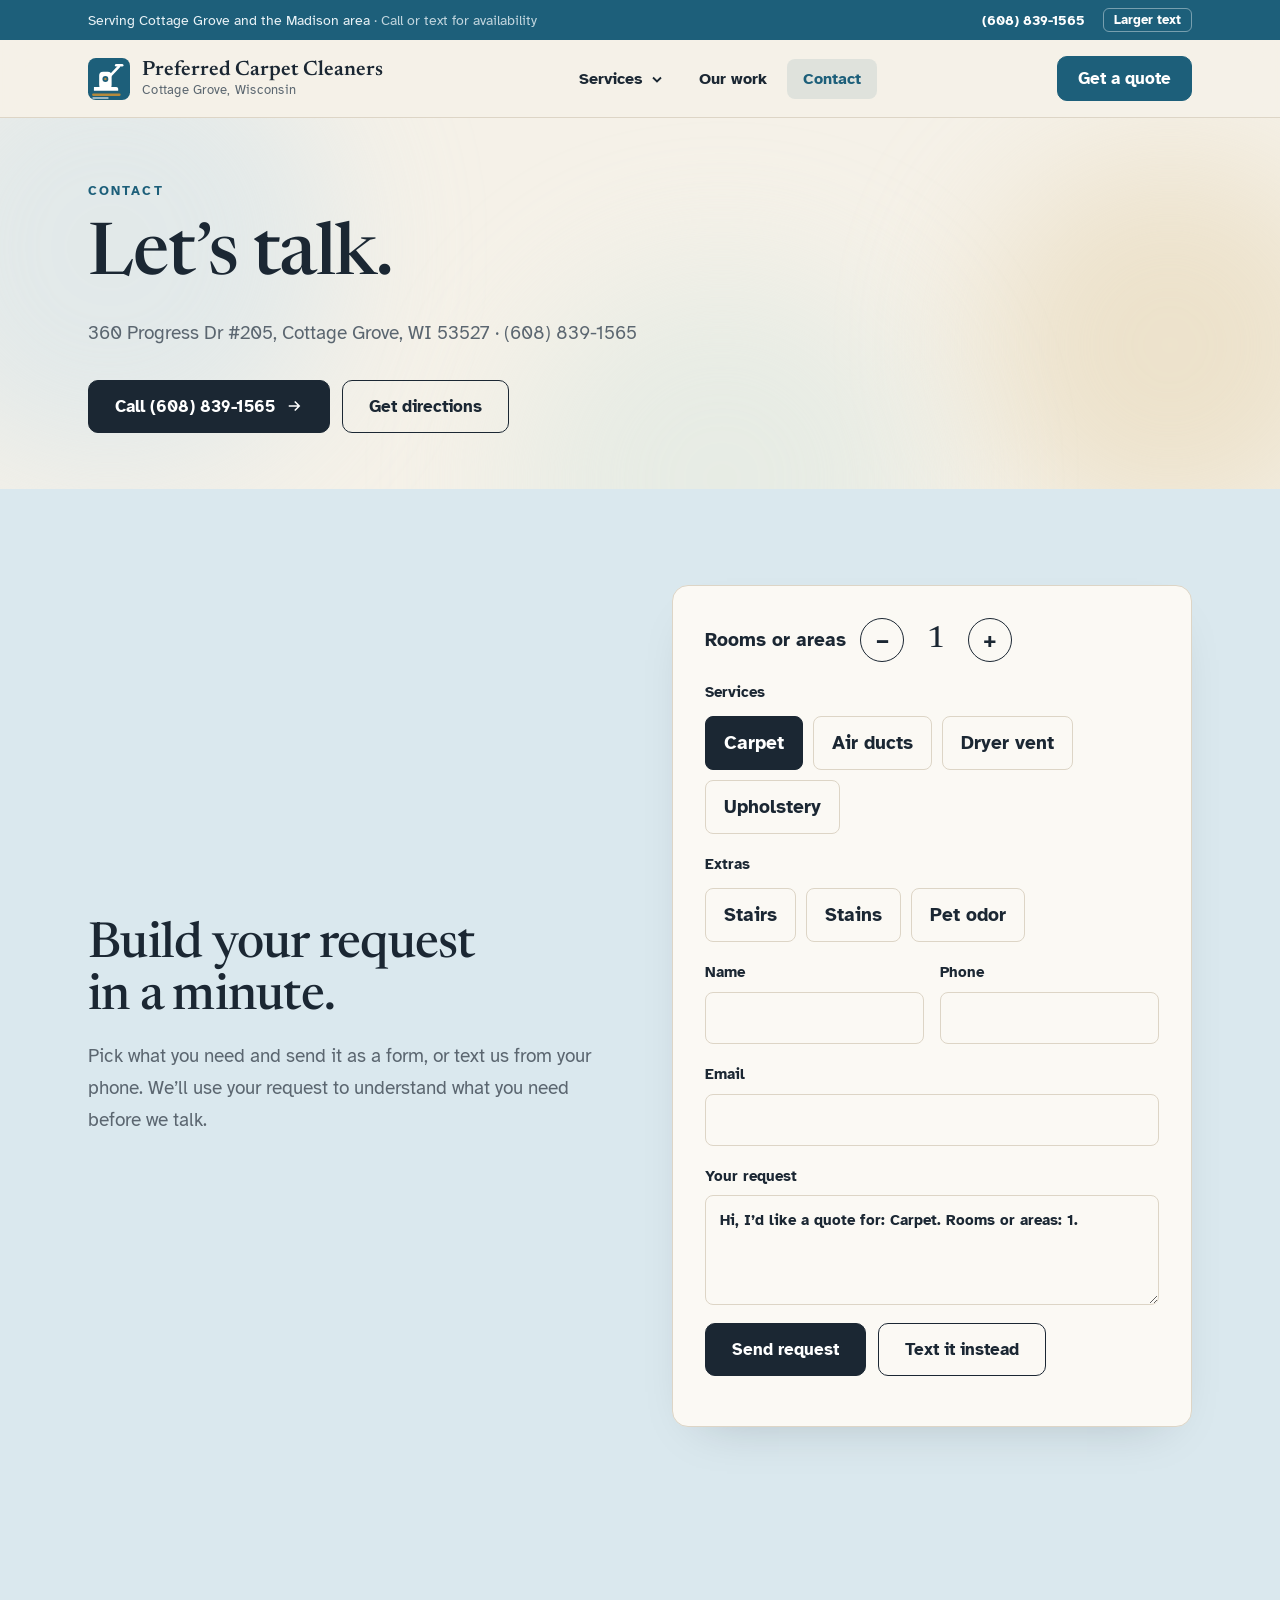
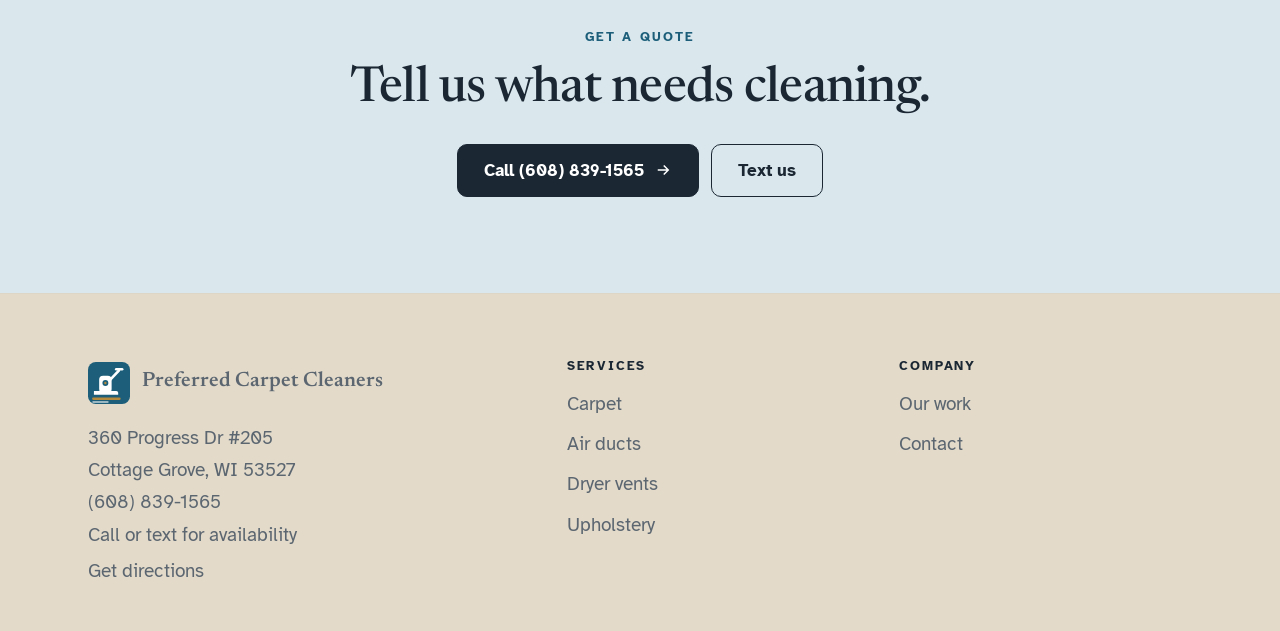
<file: preferred-carpet-cleaning/contact-us.html>
<!DOCTYPE html><html lang='en'><head><meta charset='utf-8'><meta name='viewport' content='width=device-width, initial-scale=1, viewport-fit=cover'><title>Contact | Preferred Carpet Cleaners | Cottage Grove, WI</title><meta name='description' content='Contact Preferred Carpet Cleaners in Cottage Grove, WI.'><link rel='preconnect' href='https://fonts.googleapis.com'><link rel='preconnect' href='https://fonts.gstatic.com' crossorigin><link href='https://fonts.googleapis.com/css2?family=Newsreader:opsz,wght@6..72,500&family=Atkinson+Hyperlegible:wght@400;700&display=swap' rel='stylesheet'><link rel='stylesheet' href='styles.css'></head><body><script src='site.js'></script><main><div class='hero' style='padding-bottom:56px'><div class='orbs' aria-hidden='true'><i></i><i></i><i></i></div><div class='wrap' style='display:block'><span class='eyebrow rv'>Contact</span><h1 class='rv' style='--d:.1s;margin:14px 0 20px'>Let’s talk.</h1><p class='lede rv' style='--d:.2s'>360 Progress Dr #205, Cottage Grove, WI 53527 &middot; (608) 839-1565</p><div class='cta rv' style='--d:.3s'><a class='btn' href='tel:+16088391565'>Call (608) 839-1565 <svg viewBox='0 0 24 24' aria-hidden='true'><path d='M5 12h14M13 6l6 6-6 6'/></svg></a><a class='btn line' href='https://www.google.com/maps/search/?api=1&query=360+Progress+Dr+Cottage+Grove+WI'>Get directions</a></div></div></div><section id='quote' class='tint'><div class='wrap two'><div><span class='eyebrow rv'>Request a quote</span><h2 class='rv' style='margin-top:12px'>Build your request in a minute.</h2><p class='lead rv' style='--d:.2s'>Pick what you need and send it as a form, or text us from your phone. We’ll use your request to understand what you need before we talk.</p></div><div class='rv' style='--d:.2s'><form class='panel form qb' novalidate><div class='stp' role='group' aria-label='Rooms'>Rooms or areas <button type='button' class='minus' aria-label='Fewer'>&minus;</button><output class='rooms'>1</output><button type='button' class='plus' aria-label='More'>+</button></div><fieldset class='chips svc'><legend>Services</legend><label class='chip'><input type='checkbox' value='Carpet' checked><span>Carpet</span></label><label class='chip'><input type='checkbox' value='Air ducts'><span>Air ducts</span></label><label class='chip'><input type='checkbox' value='Dryer vent'><span>Dryer vent</span></label><label class='chip'><input type='checkbox' value='Upholstery'><span>Upholstery</span></label></fieldset><fieldset class='chips ex'><legend>Extras</legend><label class='chip'><input type='checkbox' value='stairs'><span>Stairs</span></label><label class='chip'><input type='checkbox' value='stains'><span>Stains</span></label><label class='chip'><input type='checkbox' value='pet odor'><span>Pet odor</span></label></fieldset><div class='row'><label class='f'>Name<input type='text' name='name' autocomplete='name'></label><label class='f'>Phone<input type='tel' name='phone' autocomplete='tel'></label></div><label class='f'>Email<input type='email' name='email' autocomplete='email'></label><label class='f'>Your request<textarea class='msg' name='message'></textarea></label><div class='acts'><button class='btn' type='submit'>Send request</button><a class='btn line sms' href='sms:+16088391565'>Text it instead</a></div><p class='status' role='status'></p></form></div></div></section></main></body></html>
</file>
<file: preferred-carpet-cleaning/styles.css>
@view-transition{navigation:auto}::view-transition-old(root),::view-transition-new(root){animation-duration:.4s;animation-timing-function:cubic-bezier(.2,.7,.2,1)}:root{--bg:#F4F6F8;--paper:#fff;--ink:#101C26;--muted:#54667A;--line:#D9E1E8;--sky:#E6EEF4;--blue:#1D5F7A;--brass:#B58A3C;--ease:cubic-bezier(.2,.7,.2,1);color-scheme:light}*,*::before,*::after{box-sizing:border-box}html{scroll-behavior:smooth}body{margin:0;background:var(--bg);color:var(--ink);font:400 1.1875rem/1.7 'Atkinson Hyperlegible',system-ui,sans-serif;-webkit-font-smoothing:antialiased}h1,h2,h3{font-family:'Newsreader',Georgia,serif;font-weight:500;line-height:1.05;letter-spacing:-.015em;margin:0}a{color:inherit}:focus-visible{outline:3px solid var(--blue);outline-offset:3px}.wrap{max-width:1160px;margin:0 auto;padding:0 28px;position:relative;z-index:1}.eyebrow{font-size:.82rem;letter-spacing:.16em;text-transform:uppercase;font-weight:700;color:var(--blue)}.btn{display:inline-flex;align-items:center;gap:10px;padding:15px 26px;border-radius:10px;font:700 1.05rem 'Atkinson Hyperlegible',sans-serif;text-decoration:none;background:var(--ink);color:#fff;border:1.5px solid var(--ink);cursor:pointer;transition:transform .3s var(--ease),box-shadow .3s var(--ease),background .3s,color .3s}.btn:hover{transform:translateY(-2px);box-shadow:0 14px 28px rgba(16,28,38,.18)}.btn.line{background:transparent;color:var(--ink)}.btn.line:hover{background:var(--ink);color:#fff}.btn svg{width:18px;height:18px;stroke:currentColor;fill:none;stroke-width:2;transition:transform .3s var(--ease)}.btn:hover svg{transform:translateX(4px)}#hd{position:sticky;top:0;z-index:30;transition:background .4s,box-shadow .4s,backdrop-filter .4s}#hd.s{background:rgba(255,255,255,.82);backdrop-filter:blur(16px);box-shadow:0 1px 0 var(--line)}.hrow{display:flex;align-items:center;justify-content:space-between;gap:20px;padding-top:14px;padding-bottom:14px;transition:padding .4s var(--ease)}#hd.s .hrow{padding-top:8px;padding-bottom:8px}.logo{display:flex;align-items:center;gap:12px;text-decoration:none;font:600 1.3rem 'Newsreader',serif;line-height:1.1}.logo small{display:block;font:400 .8rem 'Atkinson Hyperlegible',sans-serif;color:var(--muted);letter-spacing:.02em}#nv{display:flex;gap:26px}#nv a{text-decoration:none;font-weight:700;font-size:1rem;position:relative;padding:6px 0}#nv a::after{content:'';position:absolute;left:0;right:0;bottom:0;height:2px;background:var(--blue);transform:scaleX(0);transform-origin:left;transition:transform .35s var(--ease)}#nv a:hover::after,#nv a[aria-current]::after{transform:scaleX(1)}.hact{display:flex;gap:10px;align-items:center}.hact .btn{padding:11px 20px}.sz,.mn{font:700 .9rem 'Atkinson Hyperlegible',sans-serif;background:none;border:1.5px solid var(--line);color:var(--ink);border-radius:8px;padding:8px 11px;cursor:pointer;transition:border-color .3s}.sz:hover{border-color:var(--ink)}.mn{display:none;flex-direction:column;gap:5px;padding:12px 11px}.mn i{display:block;width:20px;height:2px;background:var(--ink);transition:transform .35s var(--ease)}.mn[aria-expanded=true] i:first-child{transform:translateY(3.5px) rotate(45deg)}.mn[aria-expanded=true] i:last-child{transform:translateY(-3.5px) rotate(-45deg)}.pg{display:none}.pg.on{display:block;animation:pgin .6s var(--ease)}@keyframes pgin{from{opacity:0;transform:translateY(10px)}}.hero{position:relative;overflow:hidden;padding:56px 0 88px}.orbs i{position:absolute;border-radius:50%;filter:blur(70px);opacity:.55;animation:fl 24s ease-in-out infinite alternate}.orbs i:nth-child(1){width:460px;height:460px;background:#CFE3EE;left:-120px;top:-100px}.orbs i:nth-child(2){width:380px;height:380px;background:#E4D8BC;right:-80px;top:10%;animation-duration:30s}.orbs i:nth-child(3){width:420px;height:420px;background:#D5E6F0;left:40%;bottom:-200px;animation-duration:36s}@keyframes fl{to{transform:translate3d(90px,60px,0) scale(1.1)}}.hero .wrap{display:grid;grid-template-columns:1fr 1.02fr;gap:64px;align-items:center}h1{font-size:clamp(2.7rem,5.6vw,4.8rem)}h2{font-size:clamp(2rem,4vw,3.1rem)}.lede{font-size:1.2rem;color:var(--muted);max-width:30em;margin:22px 0 30px}.cta{display:flex;gap:12px;flex-wrap:wrap}.rugbox{position:relative}.rug{--x:0;position:relative;aspect-ratio:4/3.7;border-radius:16px;overflow:hidden;background:#8FAAB8;box-shadow:0 30px 60px -20px rgba(16,28,38,.35)}.layer{position:absolute;inset:0}.clean{background:repeating-linear-gradient(90deg,rgba(255,255,255,.14) 0 2px,rgba(0,0,0,.05) 2px 4px),repeating-linear-gradient(0deg,rgba(0,0,0,.04) 0 1px,transparent 1px 4px),linear-gradient(180deg,#A3BBC7,#8CA8B7)}.dirty{background:radial-gradient(ellipse 26% 20% at 24% 30%,rgba(60,42,25,.7),transparent 70%),radial-gradient(ellipse 18% 24% at 70% 62%,rgba(60,42,25,.65),transparent 72%),radial-gradient(ellipse 30% 14% at 40% 84%,rgba(60,42,25,.55),transparent 70%),repeating-linear-gradient(90deg,rgba(255,255,255,.05) 0 2px,rgba(0,0,0,.12) 2px 4px),linear-gradient(rgba(91,74,56,.5),rgba(91,74,56,.5)),#8FAAB8;clip-path:inset(0 0 0 calc(var(--x)*1%))}.v2 .clean{background-color:#D9CBB0;background-blend-mode:multiply}.v3 .clean,.v3 .dirty{filter:hue-rotate(150deg) saturate(.6)}.edge{position:absolute;top:0;bottom:0;left:calc(var(--x)*1%);width:2px;margin-left:-1px;background:#fff;pointer-events:none}.edge i{position:absolute;top:50%;left:50%;width:46px;height:46px;margin:-23px;border-radius:50%;background:#fff;box-shadow:0 4px 14px rgba(0,0,0,.28);display:grid;place-items:center;font-style:normal;color:var(--ink);font-size:.95rem}.tag{position:absolute;bottom:14px;padding:5px 12px;border-radius:6px;background:rgba(16,28,38,.72);color:#fff;font-size:.78rem;letter-spacing:.12em;text-transform:uppercase;font-weight:700;backdrop-filter:blur(6px)}.tag.l{left:14px}.tag.r{right:14px}.rugbox input[type=range]{position:absolute;inset:0;width:100%;height:100%;margin:0;opacity:0;cursor:ew-resize;touch-action:pan-y}.rugbox:focus-within .rug{outline:3px solid var(--blue);outline-offset:4px}.hint{margin:12px 0 0;color:var(--muted);font-size:.95rem}section{padding:96px 0}.white{background:var(--paper)}.tint{background:var(--sky)}.lead{color:var(--muted);max-width:34em;margin:16px 0 0}.rows{margin-top:44px;border-bottom:1px solid var(--line)}.rows a{display:grid;grid-template-columns:64px 1.1fr 1.4fr 40px;gap:26px;align-items:center;padding:30px 14px;border-top:1px solid var(--line);text-decoration:none;transition:background .4s var(--ease),padding .4s var(--ease)}.rows a:hover{background:var(--bg);padding-left:30px}.ic{width:44px;height:44px;stroke:var(--blue);fill:none;stroke-width:1.4;stroke-linecap:round;stroke-linejoin:round}.rows h3{font-size:2.1rem}.rows p{margin:0;color:var(--muted);font-size:1.05rem}.arr{width:26px;height:26px;stroke:var(--ink);fill:none;stroke-width:1.6;transition:transform .4s var(--ease)}.rows a:hover .arr{transform:translateX(8px)}.pic{position:relative;overflow:hidden;border-radius:16px;background:linear-gradient(135deg,var(--sky),#F0E8D6);aspect-ratio:5/4;display:grid;place-items:center}.pic .ic{width:96px;height:96px;stroke-width:1}.pic img{position:absolute;inset:0;width:100%;height:100%;object-fit:cover;opacity:0;transition:opacity .9s var(--ease)}.pic img.on{opacity:1}.band{position:relative;overflow:hidden;border-radius:0;aspect-ratio:auto;min-height:440px;display:flex;align-items:center;background:linear-gradient(120deg,#CFE0EA,#EADFC6)}.band img{height:115%;top:-7%;will-change:transform}.band::after{content:'';position:absolute;inset:0;background:linear-gradient(90deg,rgba(244,246,248,.95) 0,rgba(244,246,248,.78) 45%,rgba(244,246,248,.1) 100%)}.band .wrap{z-index:2;width:100%}.band .box{max-width:520px}.ticks{list-style:none;margin:22px 0 0;padding:0}.ticks li{padding:13px 0 13px 34px;border-top:1px solid var(--line);position:relative}.ticks li::before{content:'';position:absolute;left:4px;top:1.15em;width:12px;height:7px;border-left:2px solid var(--blue);border-bottom:2px solid var(--blue);transform:rotate(-45deg)}.ticks li:last-child{border-bottom:1px solid var(--line)}.two{display:grid;grid-template-columns:1fr 1fr;gap:64px;align-items:center}.tl{display:grid;grid-template-columns:repeat(4,1fr);gap:30px;position:relative;margin:56px 0 0;padding:0;list-style:none}.tl::before,.tl::after{content:'';position:absolute;top:9px;left:0;right:0;height:1px;background:var(--line)}.tl::after{background:var(--blue);transform:scaleX(0);transform-origin:left;transition:transform 1.8s var(--ease) .2s}.tl.in::after{transform:scaleX(1)}.tl li{position:relative;padding-top:42px}.tl li::before{content:'';position:absolute;top:0;left:0;width:19px;height:19px;border-radius:50%;background:var(--bg);border:2px solid var(--blue)}.white .tl li::before{background:var(--paper)}.tl b{display:block;font:500 1.45rem 'Newsreader',serif;margin-bottom:6px}.tl p{margin:0;color:var(--muted);font-size:1.02rem}.ac{border-top:1px solid var(--line)}.ac:last-child{border-bottom:1px solid var(--line)}.ac button{all:unset;box-sizing:border-box;width:100%;cursor:pointer;display:flex;justify-content:space-between;align-items:center;padding:22px 4px;font:500 1.4rem 'Newsreader',serif}.ac button:focus-visible{outline:3px solid var(--blue)}.ac button i{width:14px;height:14px;position:relative;transition:transform .4s var(--ease)}.ac button i::before,.ac button i::after{content:'';position:absolute;background:var(--ink);inset:6px 0 auto;height:2px}.ac button i::after{transform:rotate(90deg);transition:opacity .3s}.ac.o button i{transform:rotate(180deg)}.ac.o button i::after{opacity:0}.ap{display:grid;grid-template-rows:0fr;transition:grid-template-rows .5s var(--ease)}.ac.o .ap{grid-template-rows:1fr}.ap>div{overflow:hidden}.ap p{margin:0 0 22px;color:var(--muted);max-width:38em}.seg{display:flex;flex-wrap:wrap;gap:10px;margin-top:6px}.chips{display:flex;flex-wrap:wrap;gap:10px;border:0;margin:0;padding:0}.chips legend{font-weight:700;margin-bottom:10px;padding:0;font-size:.95rem}.chip{position:relative}.chip input{position:absolute;inset:0;width:100%;height:100%;opacity:0;margin:0;cursor:pointer}.chip span{display:block;padding:10px 18px;border:1.5px solid var(--line);border-radius:8px;font-weight:700;background:var(--paper);transition:all .3s var(--ease)}.chip:hover span{border-color:var(--ink)}.chip:has(input:checked) span{background:var(--ink);border-color:var(--ink);color:#fff}.chip:has(input:focus-visible) span{outline:3px solid var(--blue);outline-offset:3px}.panel{background:var(--paper);border:1px solid var(--line);border-radius:16px;padding:32px;box-shadow:0 20px 50px -30px rgba(16,28,38,.25)}.res{margin-top:20px;padding:20px 22px;border-left:3px solid var(--brass);background:var(--bg);border-radius:4px;min-height:70px;transition:opacity .3s}.res b{font:500 1.4rem 'Newsreader',serif;display:block}.res p{margin:4px 0 14px;color:var(--muted)}.stp{display:flex;align-items:center;gap:14px;font-weight:700}.stp button{width:44px;height:44px;border-radius:50%;border:1.5px solid var(--ink);background:none;color:var(--ink);font:700 1.4rem 'Atkinson Hyperlegible',sans-serif;cursor:pointer;transition:all .3s}.stp button:hover{background:var(--ink);color:#fff}.stp output{min-width:2ch;text-align:center;font:500 1.9rem 'Newsreader',serif}.form{display:grid;gap:18px}.row{display:grid;grid-template-columns:1fr 1fr;gap:16px}label.f{display:grid;gap:6px;font-weight:700;font-size:.95rem}input[type=text],input[type=tel],input[type=email],textarea,select{font:inherit;color:var(--ink);background:var(--paper);border:1.5px solid var(--line);border-radius:8px;padding:12px 14px;width:100%;transition:border-color .3s,box-shadow .3s}input:focus,textarea:focus,select:focus{outline:none;border-color:var(--blue);box-shadow:0 0 0 4px rgba(29,95,122,.15)}textarea{min-height:110px;resize:vertical}.acts{display:flex;gap:12px;flex-wrap:wrap}.status{margin:0;font-weight:700}.grid{display:grid;gap:24px;margin-top:40px}.g3{grid-template-columns:repeat(3,1fr)}.g2{grid-template-columns:1fr 1fr}.rev{padding:30px;background:var(--paper);border:1px solid var(--line);border-radius:14px;transition:transform .4s var(--ease),box-shadow .4s var(--ease)}.rev:hover{transform:translateY(-4px);box-shadow:0 20px 40px -24px rgba(16,28,38,.3)}.rev::before{content:'“';font:500 3.4rem/1 'Newsreader',serif;color:var(--brass);display:block;height:30px}.rev p{margin:0 0 14px}.rev span{color:var(--muted);font-size:.95rem}.wkc{background:var(--paper);border:1px solid var(--line);border-radius:16px;padding:20px}.wkc h3{font-size:1.6rem;margin:16px 0 4px}.wkc p{margin:0;color:var(--muted);font-size:1rem}.towns{columns:3;gap:24px;margin:28px 0 0;padding:0;list-style:none}.towns li{padding:5px 0;border-bottom:1px solid var(--line);break-inside:avoid}.cl{text-align:center}.cl h2{max-width:14em;margin:0 auto}.cl .cta{justify-content:center;margin-top:28px}footer{background:#E8EDF1;padding:64px 0 40px;border-top:1px solid var(--line)}footer .wrap{display:grid;grid-template-columns:1.5fr 1fr 1fr;gap:40px}footer a{display:block;text-decoration:none;padding:4px 0;color:var(--muted);transition:color .3s,transform .3s}footer a:hover{color:var(--ink);transform:translateX(3px)}footer h4{margin:0 0 10px;font:700 .8rem 'Atkinson Hyperlegible',sans-serif;letter-spacing:.14em;text-transform:uppercase}footer address{font-style:normal;color:var(--muted);margin-top:14px}.callbar{display:none}.rv{opacity:0;transform:translateY(22px);transition:opacity .9s var(--ease),transform .9s var(--ease);transition-delay:var(--d,0s)}.rv.in{opacity:1;transform:none}@media (max-width:900px){.hero .wrap,.two,.g2,.row,footer .wrap{grid-template-columns:1fr}.hero .wrap{gap:40px}.g3,.tl{grid-template-columns:1fr 1fr}.towns{columns:2}.rows a{grid-template-columns:48px 1fr 28px}.rows p{display:none}section{padding:68px 0}.mn{display:flex}#nv{position:absolute;left:0;right:0;top:100%;flex-direction:column;gap:0;background:rgba(255,255,255,.97);backdrop-filter:blur(16px);padding:8px 28px 16px;box-shadow:0 20px 30px -20px rgba(16,28,38,.3);clip-path:inset(0 0 100% 0);transition:clip-path .45s var(--ease);visibility:hidden}#nv.o{clip-path:inset(0);visibility:visible}#nv a{padding:14px 0;border-bottom:1px solid var(--line)}.hact .btn{display:none}body{padding-bottom:84px}.callbar{display:block;position:fixed;left:0;right:0;bottom:0;z-index:25;padding:10px 16px calc(10px + env(safe-area-inset-bottom,0px));background:rgba(255,255,255,.94);backdrop-filter:blur(12px);border-top:1px solid var(--line)}.callbar .btn{width:100%;justify-content:center}}@media (max-width:560px){.g3,.tl{grid-template-columns:1fr}}@media (prefers-reduced-motion:reduce){*,*::before,*::after{animation:none!important;transition:none!important;scroll-behavior:auto!important}.rv{opacity:1;transform:none}}:root{--bg:#F5F1E8;--paper:#FBF9F4;--linen:#EDE7DA;--sky:#DAE8EE;--line:#DDD5C6;--ink:#1B2733;--muted:#5B6670}.white{background:var(--linen)}.white .tl li::before{background:var(--linen)}.hero{background:var(--bg)}.orbs i:nth-child(1){background:#D3E3EB}.orbs i:nth-child(2){background:#E6D6B4}.orbs i:nth-child(3){background:#DCE8E2}.band::after{background:linear-gradient(90deg,rgba(245,241,232,.96) 0,rgba(245,241,232,.8) 45%,rgba(245,241,232,.1) 100%)}footer{background:#E3DACA}.ub{background:var(--blue);color:#EAF3F7;font-size:.9rem}.ubr{display:flex;justify-content:space-between;align-items:center;gap:16px;padding-top:8px;padding-bottom:8px}.ub a{text-decoration:none;font-weight:700;color:#fff}.ubl{display:flex;gap:18px;align-items:center}.ub .sz{border:1px solid rgba(255,255,255,.4);color:#fff;padding:3px 10px;border-radius:6px;font-size:.8rem}.ub .sz:hover{background:rgba(255,255,255,.12);border-color:#fff}.ub em{font-style:normal;opacity:.8}#hd,#hd.s{background:rgba(245,241,232,.92);backdrop-filter:blur(14px);box-shadow:0 1px 0 var(--line)}#hd.s{box-shadow:0 10px 26px -20px rgba(27,39,51,.4)}.hrow{padding-top:16px;padding-bottom:16px}#hd.s .hrow{padding-top:10px;padding-bottom:10px}#nv{gap:4px;align-items:center}#nv a::after{display:none}#nv>a,.dt{font:700 1rem 'Atkinson Hyperlegible',sans-serif;padding:10px 16px;border-radius:8px;color:var(--ink);background:none;border:0;cursor:pointer;transition:background .3s,color .3s;display:inline-flex;align-items:center;gap:8px;text-decoration:none}#nv>a:hover,.dt:hover,.dd.o .dt{background:rgba(29,95,122,.08);color:var(--blue)}#nv>a[aria-current],.dt.on{color:var(--blue);background:rgba(29,95,122,.1)}.dt svg{width:12px;height:12px;stroke:currentColor;fill:none;stroke-width:1.8;transition:transform .3s}.dd.o .dt svg{transform:rotate(180deg)}.dd{position:relative}.dm{position:absolute;top:calc(100% + 10px);left:-8px;width:340px;background:var(--paper);border:1px solid var(--line);border-radius:14px;padding:8px;box-shadow:0 30px 60px -24px rgba(27,39,51,.4);opacity:0;visibility:hidden;transform:translateY(8px);transition:opacity .3s,transform .35s var(--ease),visibility .3s}.dm::before{content:'';position:absolute;top:-12px;left:0;right:0;height:12px}.dd.o .dm{opacity:1;visibility:visible;transform:none}@media (hover:hover){.dd:hover .dm{opacity:1;visibility:visible;transform:none}.dd:hover .dt{background:rgba(29,95,122,.08);color:var(--blue)}.dd:hover .dt svg{transform:rotate(180deg)}}#nv .dm a{display:grid;grid-template-columns:40px 1fr;gap:2px 14px;align-items:center;padding:12px;border-radius:10px;text-decoration:none;font-weight:400;border:0;transition:background .25s}#nv .dm a:hover{background:var(--linen)}#nv .dm .ic{grid-row:span 2;width:34px;height:34px}#nv .dm b{font:500 1.15rem 'Newsreader',serif;line-height:1.1}#nv .dm small{color:var(--muted);font-size:.88rem;line-height:1.3}.hact .btn{background:var(--blue);border-color:var(--blue)}.hact .btn:hover{background:#174D64;border-color:#174D64}@media (max-width:900px){.ub .ubr>span:first-child{display:none}.ubr{justify-content:flex-end}#nv{background:var(--bg);align-items:stretch;padding:10px 24px 20px}#nv>a,.dt{padding:14px 4px;border-radius:0;border-bottom:1px solid var(--line);width:100%;justify-content:space-between;background:none!important}.dt{pointer-events:none}.dt svg{display:none}.dm{position:static;opacity:1;visibility:visible;transform:none;width:auto;box-shadow:none;border:0;background:none;padding:0 0 6px 6px}.dm::before{display:none}#nv .dm a{padding:10px 4px;border-bottom:1px solid var(--line);border-radius:0}.callbar{background:rgba(245,241,232,.95)}}h1,h2{text-wrap:balance}.dirty{background:radial-gradient(ellipse 22% 16% at 26% 32%,rgba(92,66,40,.55),transparent 72%),radial-gradient(ellipse 16% 22% at 72% 60%,rgba(92,66,40,.5),transparent 72%),radial-gradient(ellipse 34% 10% at 42% 84%,rgba(92,66,40,.4),transparent 72%),linear-gradient(90deg,transparent 30%,rgba(110,84,55,.22) 38%,rgba(110,84,55,.22) 62%,transparent 70%),repeating-linear-gradient(90deg,rgba(255,255,255,.08) 0 2px,rgba(0,0,0,.1) 2px 4px),linear-gradient(rgba(122,100,72,.34),rgba(122,100,72,.34)),#9BB1BE}::view-transition-group(root){animation-duration:.5s}#hd{view-transition-name:hd}.ub{view-transition-name:ub}main{view-transition-name:pgc}::view-transition-old(pgc){animation:vo .35s var(--ease) both}::view-transition-new(pgc){animation:vi .65s var(--ease) both}@keyframes vo{to{opacity:0;transform:translateY(-14px)}}@keyframes vi{from{opacity:0;transform:translateY(24px)}}body>main{animation:pgin .7s var(--ease)}body.lv>main{opacity:0;transform:translateY(-10px);transition:opacity .3s,transform .3s}.pbar{position:fixed;top:0;left:0;right:0;height:3px;background:linear-gradient(90deg,var(--blue),var(--brass));transform:scaleX(0);transform-origin:left;z-index:60;pointer-events:none}.wd{display:inline-block;overflow:hidden;vertical-align:top;padding-bottom:.08em;margin-bottom:-.08em}.wd>i{display:inline-block;font-style:normal;transform:translateY(108%);animation:wup 1s var(--ease) forwards;animation-delay:calc(var(--i)*.075s + .2s)}@keyframes wup{to{transform:none}}.rv{filter:blur(6px);transition:opacity .9s var(--ease),transform .9s var(--ease),filter .9s var(--ease);transition-delay:var(--d,0s)}.rv.in{filter:none}.rv .rug,.rv .pic{clip-path:inset(0 100% 0 0 round 16px);transition:clip-path 1.3s var(--ease) .2s}.rv.in .rug,.rv.in .pic{clip-path:inset(-80px -80px -80px -80px round 16px)}#nv .dm a{opacity:1}.dd.o .dm a{animation:ddin .5s var(--ease) both}.dd.o .dm a:nth-child(2){animation-delay:.05s}.dd.o .dm a:nth-child(3){animation-delay:.1s}.dd.o .dm a:nth-child(4){animation-delay:.15s}@media (hover:hover){.dd:hover .dm a{animation:ddin .5s var(--ease) both}.dd:hover .dm a:nth-child(2){animation-delay:.05s}.dd:hover .dm a:nth-child(3){animation-delay:.1s}.dd:hover .dm a:nth-child(4){animation-delay:.15s}}@keyframes ddin{from{opacity:0;transform:translateX(-10px)}}.btn{position:relative;overflow:hidden}.btn::after{content:'';position:absolute;top:0;left:-120%;width:55%;height:100%;background:linear-gradient(100deg,transparent,rgba(255,255,255,.3),transparent);transform:skewX(-20deg);transition:left .8s var(--ease);pointer-events:none}.btn:hover::after{left:150%}.ic{transition:transform .5s var(--ease)}.rows a:hover .ic{transform:translateX(4px) scale(1.08)}.logo svg{transition:transform .5s var(--ease)}.logo:hover svg{transform:rotate(-6deg) scale(1.06)}@media (prefers-reduced-motion:reduce){.wd>i{transform:none}.rv{filter:none}.rv .rug,.rv .pic{clip-path:none}}

.coupon-section{background:#F5F1E8}
.service-coupon{display:grid;grid-template-columns:1fr 460px;gap:56px;align-items:center;padding-top:72px;padding-bottom:72px}
.coupon-card{background:#fff;border:1px solid #D8CEC0;border-radius:18px;overflow:hidden;box-shadow:0 16px 32px -24px rgba(27,39,51,.28)}
.coupon-single{max-width:460px;justify-self:end}
.coupon-card img{display:block;width:100%;height:auto;aspect-ratio:auto;object-fit:contain;background:#fff;padding:10px}
.coupon-body{padding:16px 16px 18px}
.coupon-label{display:block;font-size:.7rem;letter-spacing:.12em;text-transform:uppercase;font-weight:900;color:#1D5F7A;margin-bottom:6px}
.coupon-body h3{margin:0;font-size:1.12rem;color:#1B2733}
.coupon-side{margin-top:24px;display:grid;grid-template-columns:1fr 280px;gap:20px;align-items:center;background:rgba(255,255,255,.82);border:1px solid var(--line);border-radius:16px;padding:18px;box-shadow:0 18px 34px -26px rgba(16,28,38,.24)}
.coupon-side-copy h2{font-size:1.6rem;line-height:1.05;margin:4px 0 7px}
.coupon-side-copy p{margin:0;color:var(--muted);font-size:.94rem;line-height:1.45}
.coupon-side-image{display:block;border-radius:10px;overflow:hidden;background:#fff}
.coupon-side-image img{display:block;width:100%;height:auto;aspect-ratio:auto;object-fit:contain;padding:6px}
@media(max-width:900px){
  .service-coupon{grid-template-columns:1fr;gap:28px}
  .coupon-single{justify-self:start;max-width:420px}
}
@media(max-width:560px){
  .coupon-side{grid-template-columns:1fr 170px;gap:12px;padding:12px}
  .coupon-side-copy h2{font-size:1.35rem}
}

.hero-note{margin-top:14px;color:var(--muted);font-size:.9rem;font-weight:700;letter-spacing:.01em}
</file>
